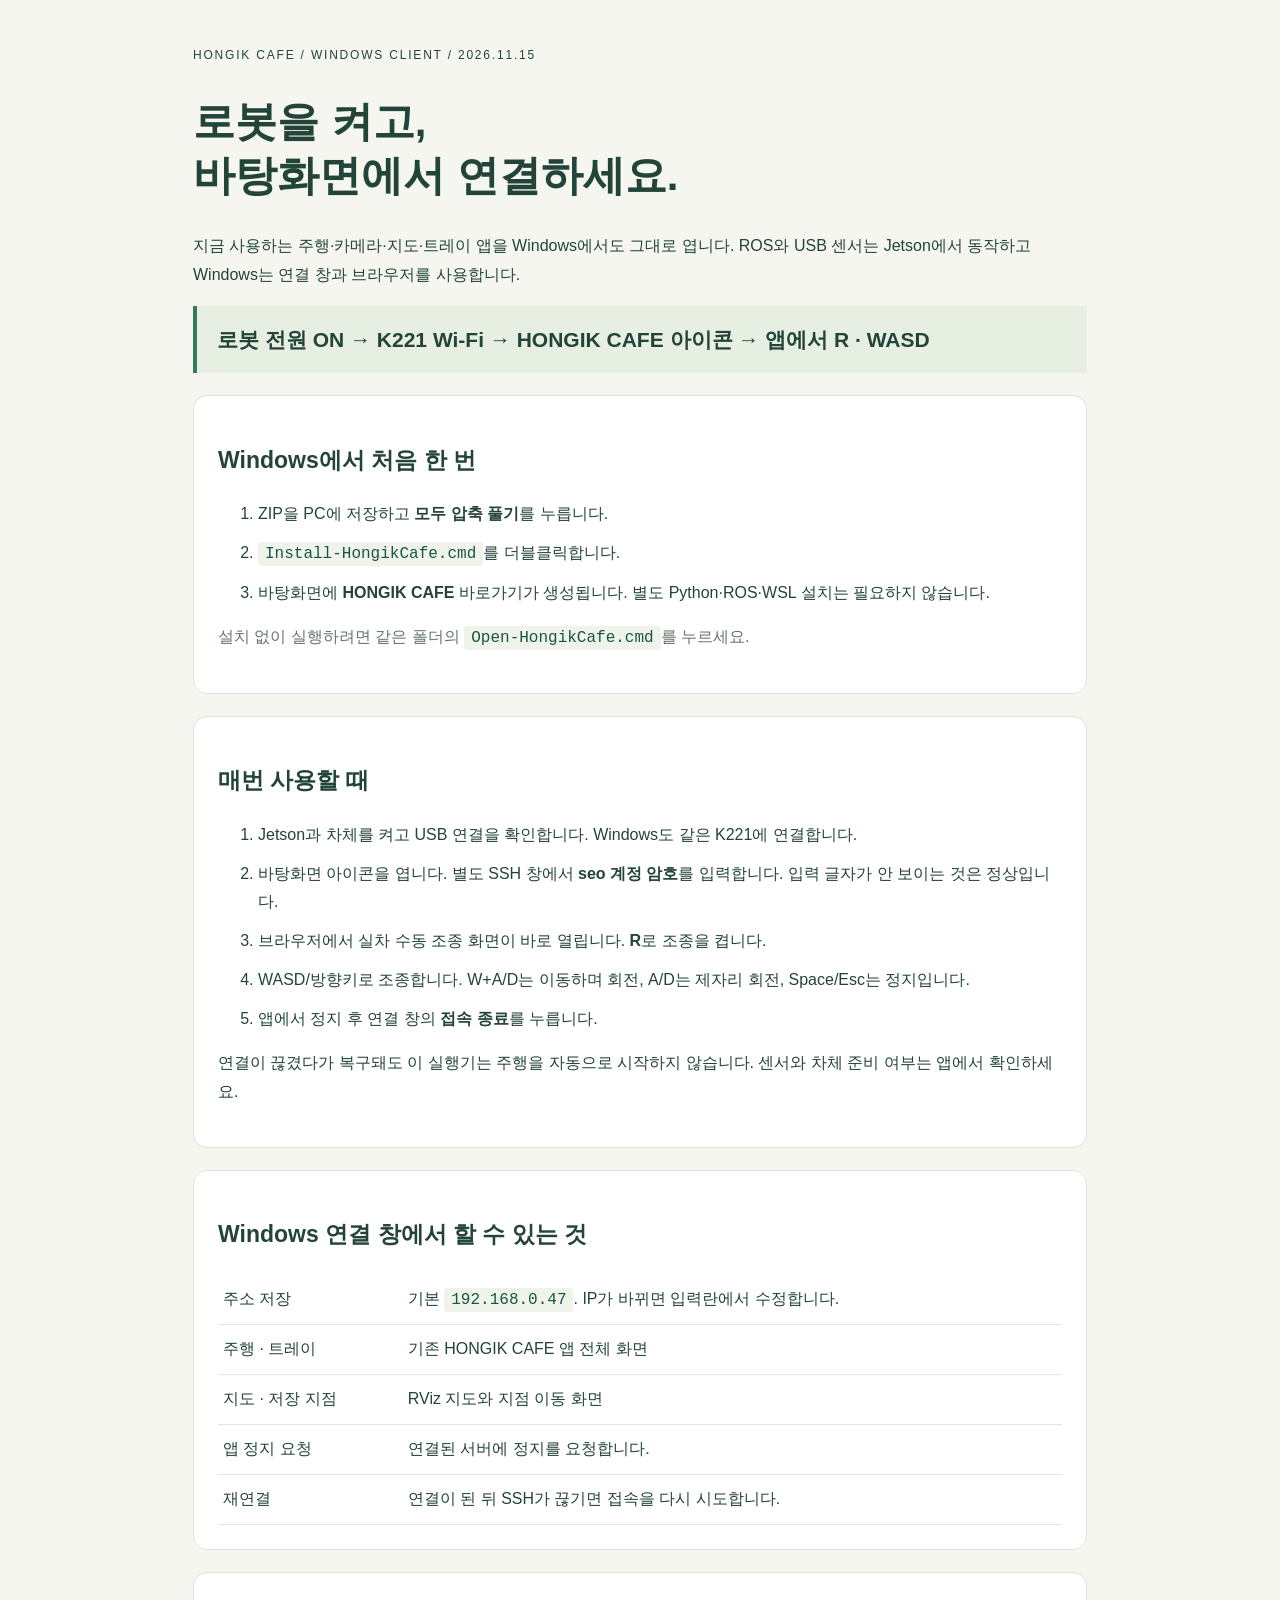
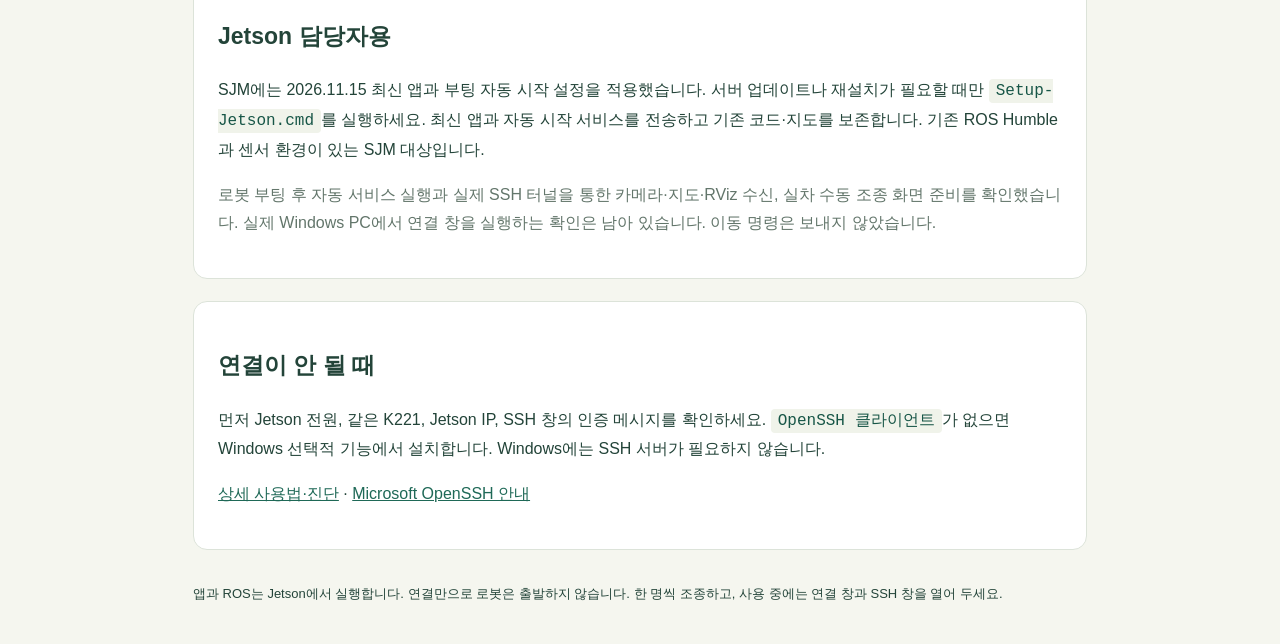
<file: windows/START_HERE.html>
<!doctype html><html lang="ko"><meta charset="utf-8"><meta name="viewport" content="width=device-width,initial-scale=1"><title>HONGIK CAFE · Windows 시작하기</title><style>
*{box-sizing:border-box}body{margin:0;background:#f5f6ef;color:#234439;font:16px/1.8 'Malgun Gothic',Arial,sans-serif}main{max-width:950px;margin:auto;padding:45px 28px}h1{font-size:42px;line-height:1.3}h2{font-size:23px}.tag{letter-spacing:.15em;font-size:12px}section{background:white;border:1px solid #dce3d9;border-radius:14px;padding:24px;margin:22px 0}code{background:#f0f3ea;padding:3px 7px;border-radius:4px;color:#175647}li{margin:10px 0}.flow{font-size:21px;font-weight:bold;border-left:4px solid #367963;padding:15px 20px;background:#e7eee2}.muted{color:#63766b}a{color:#1f6957}footer{margin-top:32px;font-size:13px}table{border-collapse:collapse;width:100%}td{padding:10px 5px;border-bottom:1px solid #e2e8de}
</style><main><div class="tag">HONGIK CAFE / WINDOWS CLIENT / 2026.11.15</div><h1>로봇을 켜고,<br>바탕화면에서 연결하세요.</h1><p>지금 사용하는 주행·카메라·지도·트레이 앱을 Windows에서도 그대로 엽니다. ROS와 USB 센서는 Jetson에서 동작하고 Windows는 연결 창과 브라우저를 사용합니다.</p><div class="flow">로봇 전원 ON → K221 Wi-Fi → HONGIK CAFE 아이콘 → 앱에서 R · WASD</div><section><h2>Windows에서 처음 한 번</h2><ol><li>ZIP을 PC에 저장하고 <strong>모두 압축 풀기</strong>를 누릅니다.</li><li><code>Install-HongikCafe.cmd</code>를 더블클릭합니다.</li><li>바탕화면에 <strong>HONGIK CAFE</strong> 바로가기가 생성됩니다. 별도 Python·ROS·WSL 설치는 필요하지 않습니다.</li></ol><p class="muted">설치 없이 실행하려면 같은 폴더의 <code>Open-HongikCafe.cmd</code>를 누르세요.</p></section><section><h2>매번 사용할 때</h2><ol><li>Jetson과 차체를 켜고 USB 연결을 확인합니다. Windows도 같은 K221에 연결합니다.</li><li>바탕화면 아이콘을 엽니다. 별도 SSH 창에서 <strong>seo 계정 암호</strong>를 입력합니다. 입력 글자가 안 보이는 것은 정상입니다.</li><li>브라우저에서 실차 수동 조종 화면이 바로 열립니다. <strong>R</strong>로 조종을 켭니다.</li><li>WASD/방향키로 조종합니다. W+A/D는 이동하며 회전, A/D는 제자리 회전, Space/Esc는 정지입니다.</li><li>앱에서 정지 후 연결 창의 <strong>접속 종료</strong>를 누릅니다.</li></ol><p>연결이 끊겼다가 복구돼도 이 실행기는 주행을 자동으로 시작하지 않습니다. 센서와 차체 준비 여부는 앱에서 확인하세요.</p></section><section><h2>Windows 연결 창에서 할 수 있는 것</h2><table><tr><td>주소 저장</td><td>기본 <code>192.168.0.47</code>. IP가 바뀌면 입력란에서 수정합니다.</td></tr><tr><td>주행 · 트레이</td><td>기존 HONGIK CAFE 앱 전체 화면</td></tr><tr><td>지도 · 저장 지점</td><td>RViz 지도와 지점 이동 화면</td></tr><tr><td>앱 정지 요청</td><td>연결된 서버에 정지를 요청합니다.</td></tr><tr><td>재연결</td><td>연결이 된 뒤 SSH가 끊기면 접속을 다시 시도합니다.</td></tr></table></section><section><h2>Jetson 담당자용</h2><p>SJM에는 2026.11.15 최신 앱과 부팅 자동 시작 설정을 적용했습니다. 서버 업데이트나 재설치가 필요할 때만 <code>Setup-Jetson.cmd</code>를 실행하세요. 최신 앱과 자동 시작 서비스를 전송하고 기존 코드·지도를 보존합니다. 기존 ROS Humble과 센서 환경이 있는 SJM 대상입니다.</p><p class="muted">로봇 부팅 후 자동 서비스 실행과 실제 SSH 터널을 통한 카메라·지도·RViz 수신, 실차 수동 조종 화면 준비를 확인했습니다. 실제 Windows PC에서 연결 창을 실행하는 확인은 남아 있습니다. 이동 명령은 보내지 않았습니다.</p></section><section><h2>연결이 안 될 때</h2><p>먼저 Jetson 전원, 같은 K221, Jetson IP, SSH 창의 인증 메시지를 확인하세요. <code>OpenSSH 클라이언트</code>가 없으면 Windows 선택적 기능에서 설치합니다. Windows에는 SSH 서버가 필요하지 않습니다.</p><p><a href="README.txt">상세 사용법·진단</a> · <a href="https://learn.microsoft.com/en-us/windows-server/administration/openssh/openssh_install_firstuse">Microsoft OpenSSH 안내</a></p></section><footer>앱과 ROS는 Jetson에서 실행합니다. 연결만으로 로봇은 출발하지 않습니다. 한 명씩 조종하고, 사용 중에는 연결 창과 SSH 창을 열어 두세요.</footer></main></html>
</file>
